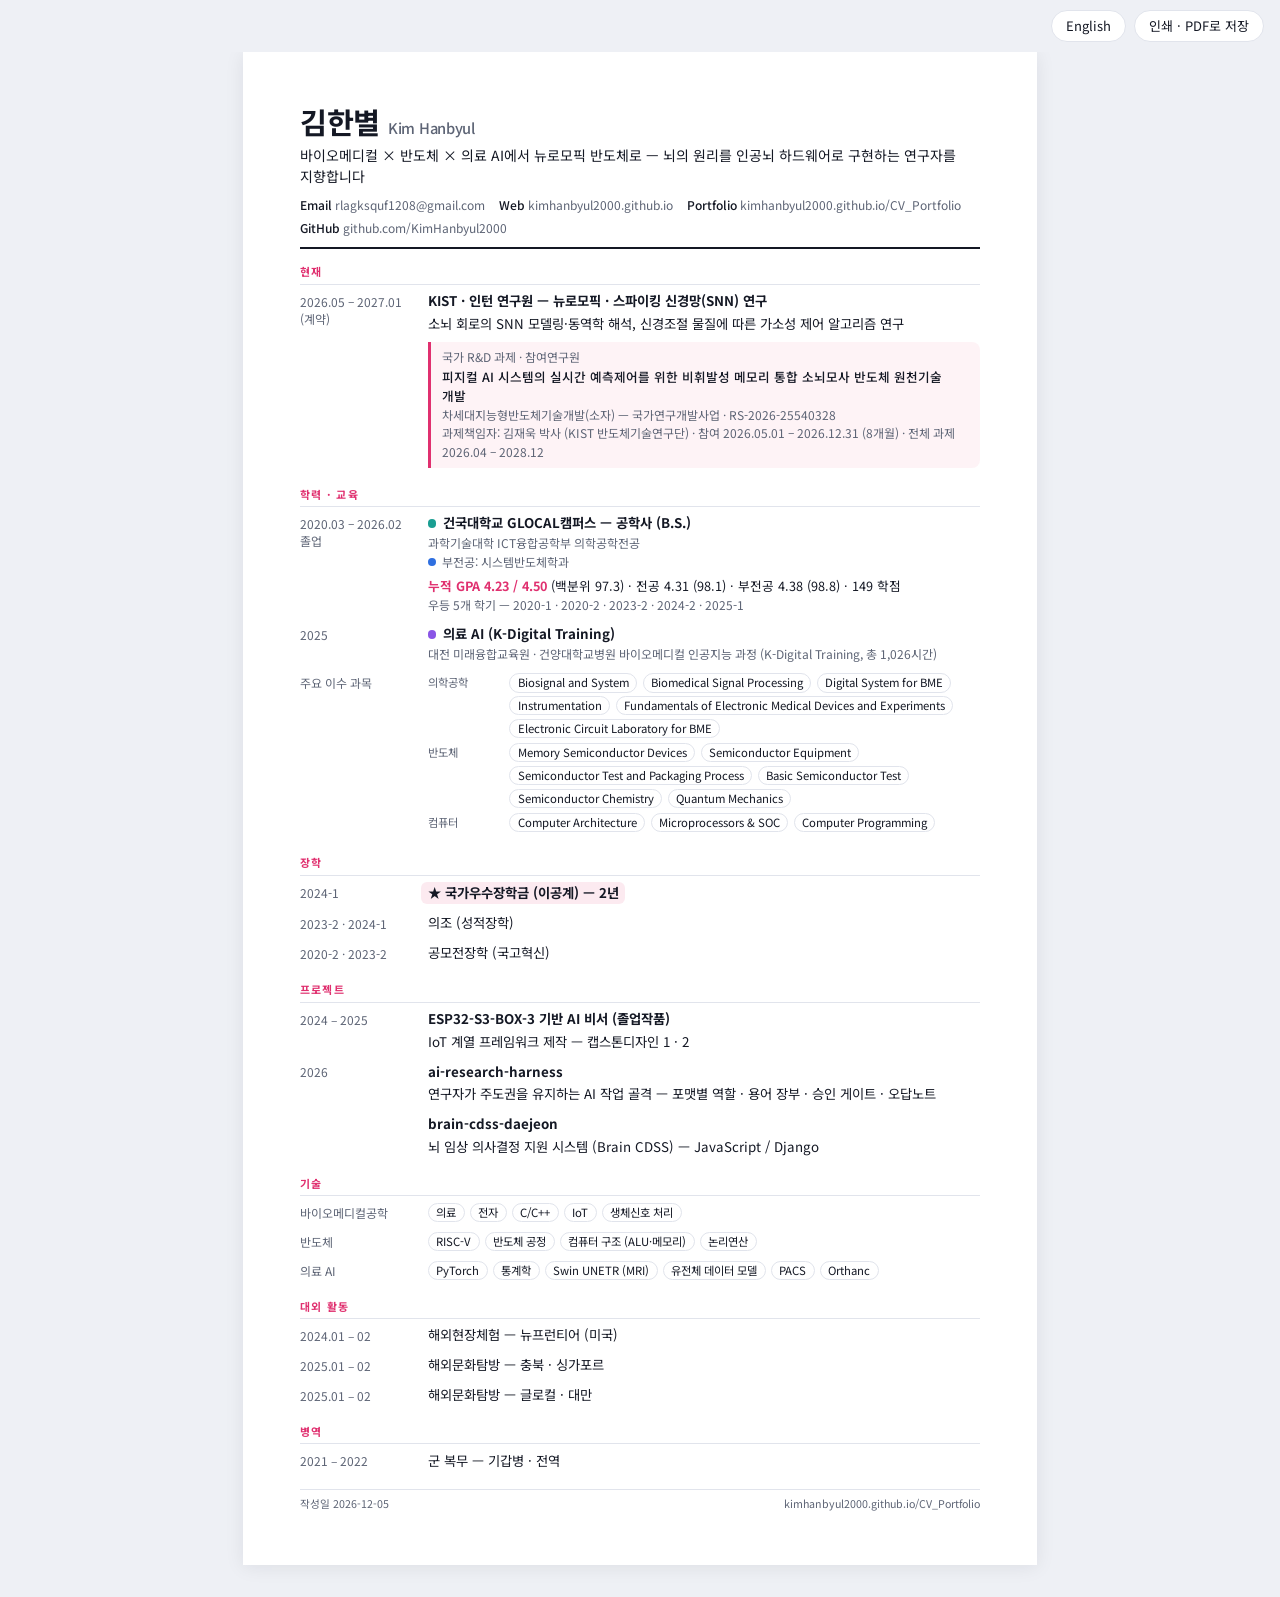
<file: cv.html>
<!doctype html>
<html lang="ko">
<head>
<meta charset="utf-8">
<meta name="viewport" content="width=device-width, initial-scale=1">
<title>Kim Hanbyul — CV</title>
<meta name="robots" content="noindex">
<!-- 인쇄용 이력서. data/profile.json 을 읽어 그린다. ?lang=en 이면 영어. 본문은 web/cv.js — 홈페이지 "이력" 절과 같은 함수라 정보가 항상 같다.
     PDF 는 src/cv_pdf.py 가 이 페이지를 인쇄해 assets/cv/ 에 만든다. 화면에서 직접 인쇄해도 같은 모양이다. -->
<link rel="preconnect" href="https://fonts.googleapis.com">
<link href="https://fonts.googleapis.com/css2?family=Noto+Sans+KR:wght@400;500;700&display=swap" rel="stylesheet">
<link rel="stylesheet" href="web/cv.css">
<style>
:root{--ink:#141824;--muted:#5d6475;--line:#e1e4ec;--panel:#f6f7fa;--c-in:#e0306f;--c-l1:#1a9e92;--c-l2:#2f6fe0;--c-l3:#8a55e6;--paper:#ffffff;--desk:#eef0f5}
@page{size:A4;margin:14mm 15mm}
*{box-sizing:border-box}
html,body{margin:0}
body{background:var(--desk);color:var(--ink);font-family:"Noto Sans KR",-apple-system,BlinkMacSystemFont,"Apple SD Gothic Neo",sans-serif;
  font-size:10pt;line-height:1.55;word-break:keep-all;-webkit-print-color-adjust:exact;print-color-adjust:exact}
.bar{position:sticky;top:0;display:flex;justify-content:flex-end;gap:8px;padding:10px 16px;background:var(--desk)}
.bar button,.bar a{appearance:none;border:1px solid var(--line);background:var(--paper);color:var(--ink);border-radius:999px;
  padding:5px 14px;font:inherit;font-size:13px;cursor:pointer;text-decoration:none}
.sheet{width:210mm;max-width:100%;min-height:297mm;margin:0 auto 32px;background:var(--paper);padding:14mm 15mm;
  box-shadow:0 2px 18px rgba(20,24,36,.08)}
@media print{
  body{background:none}
  .bar{display:none}
  .sheet{width:auto;min-height:0;margin:0;padding:0;box-shadow:none}
}
header{border-bottom:2px solid var(--ink);padding-bottom:10px;margin-bottom:14px}
h1{font-size:22pt;line-height:1.15;margin:0;letter-spacing:-.01em}
h1 small{font-size:11pt;color:var(--muted);font-weight:500;margin-left:8px}
.headline{margin:6px 0 8px;font-size:10.5pt}
.contact{display:flex;flex-wrap:wrap;gap:4px 14px;font-size:9pt;color:var(--muted)}
.contact a{color:inherit;text-decoration:none}
.contact b{color:var(--ink);font-weight:500}
footer{margin-top:16px;padding-top:6px;border-top:1px solid var(--line);font-size:8pt;color:var(--muted);display:flex;justify-content:space-between;gap:8px;flex-wrap:wrap}
</style>
</head>
<body>
<div class="bar">
  <a id="lang" href="#"></a>
  <button id="print" type="button"></button>
</div>
<main class="sheet" id="cv"></main>
<script type="module">
import { cvHTML } from "./web/cv.js";
const $ = id => document.getElementById(id);
const esc = s => String(s ?? "").replace(/[&<>"]/g, c => ({ "&": "&amp;", "<": "&lt;", ">": "&gt;", '"': "&quot;" })[c]);
// 언어: ?lang= 이 우선, 없으면 홈페이지와 같은 localStorage "lang", 기본 한국어
let L = new URLSearchParams(location.search).get("lang");
if (L !== "en" && L !== "ko") { try { L = localStorage.getItem("lang"); } catch (e) {} }
L = L === "en" ? "en" : "ko";
document.documentElement.lang = L;

const pf = await fetch("data/profile.json").then(r => r.json());
const K = (ko, en) => L === "ko" ? ko : en;
const site = pf.links.find(l => l.label === "Home")?.href ?? "";
const gh = pf.links.find(l => l.label === "GitHub")?.href ?? "";
const portfolio = site + "CV_Portfolio/";
const today = new Date().toLocaleDateString("sv-SE", { timeZone: "Asia/Seoul" });
const bare = u => u.replace(/^https?:\/\//, "").replace(/\/$/, "");

$("cv").innerHTML = `
  <header>
    <h1>${esc(pf.name[L])}<small>${esc(pf.name[L === "ko" ? "en" : "ko"])}</small></h1>
    <p class="headline">${esc(pf.headline[L])}</p>
    <div class="contact">
      <span><b>Email</b> <a href="mailto:${esc(pf.contact.email)}">${esc(pf.contact.email)}</a></span>
      <span><b>Web</b> <a href="${esc(site)}">${esc(bare(site))}</a></span>
      <span><b>Portfolio</b> <a href="${esc(portfolio)}">${esc(bare(portfolio))}</a></span>
      <span><b>GitHub</b> <a href="${esc(gh)}">${esc(bare(gh))}</a></span>
    </div>
  </header>

  ${cvHTML(pf, L)}

  <footer>
    <span>${K("작성일", "Updated")} ${today}</span>
    <span>${esc(bare(portfolio))}</span>
  </footer>`;

$("lang").textContent = L === "ko" ? "English" : "한국어";
$("lang").href = `?lang=${L === "ko" ? "en" : "ko"}`;
$("print").textContent = K("인쇄 · PDF로 저장", "Print · Save as PDF");
$("print").onclick = () => print();
document.title = K("김한별 — 이력서", "Kim Hanbyul — CV");
await document.fonts.ready;
document.body.dataset.ready = "1";   // src/cv_pdf.py 가 이 표시를 기다렸다가 인쇄한다
</script>
</body>
</html>
</file>
<file: web/cv.css>
/* 이력 본문 (web/cv.js) — 홈페이지와 cv.html 이 함께 쓴다. 크기는 em 이라 부모 글자 크기를 따른다 */
.cv-sec{margin:0 0 1.3em;break-inside:avoid}
.cv-h{font-size:.82em;letter-spacing:.12em;text-transform:uppercase;color:var(--c-in);margin:0 0 .6em;
  padding-bottom:.3em;border-bottom:1px solid var(--line);font-weight:700}
.cv-row{display:grid;grid-template-columns:8.5em 1fr;gap:0 1.1em;margin:0 0 .7em}
.cv-when{color:var(--muted);font-size:.9em;line-height:1.45;padding-top:.12em;overflow-wrap:anywhere}
.cv-t{font-weight:700}
.cv-t a{color:inherit;text-decoration:none}
.cv-t a:hover{text-decoration:underline}
.cv-w{color:var(--muted);font-size:.9em}
.cv-row p{margin:.15em 0 0}
.cv-cur{display:flex;gap:.9em;align-items:flex-start}
.cv-logo{height:3.2em;width:auto;flex:none;margin-top:.1em}
.cv-box{border-left:3px solid var(--c-in);background:color-mix(in srgb,var(--c-in) 6%,transparent);
  padding:.55em .9em;margin-top:.6em;font-size:.9em;color:var(--muted);border-radius:0 8px 8px 0}
.cv-box .cv-t{color:var(--ink);font-weight:500;font-size:1.05em}
.cv-gpa{margin:.35em 0 .1em;font-size:.95em}
.cv-gpa b{color:var(--c-in)}
.cv-dot{display:inline-block;width:.65em;height:.65em;border-radius:50%;margin-right:.5em;vertical-align:.05em}
.cv-cg{display:flex;gap:.6em;align-items:baseline;margin-bottom:.35em}
.cv-cl{flex:none;width:6.5em;font-size:.85em;color:var(--muted)}
.cv-chips{display:flex;flex-wrap:wrap;gap:.25em .4em}
.cv-chip{font-size:.85em;border:1px solid var(--line);border-radius:999px;padding:0 .65em;color:var(--ink);white-space:nowrap}
.cv-hl{font-weight:700;color:var(--ink);background:color-mix(in srgb,var(--c-in) 10%,transparent);
  border-radius:6px;padding:.05em .5em;display:inline-block;margin-left:-.5em}
@media (max-width:620px){
  .cv-row{grid-template-columns:1fr;gap:.1em}
  .cv-cg{flex-direction:column;gap:.15em}
  .cv-cl{width:auto}
  .cv-chip{white-space:normal}
}
</file>
